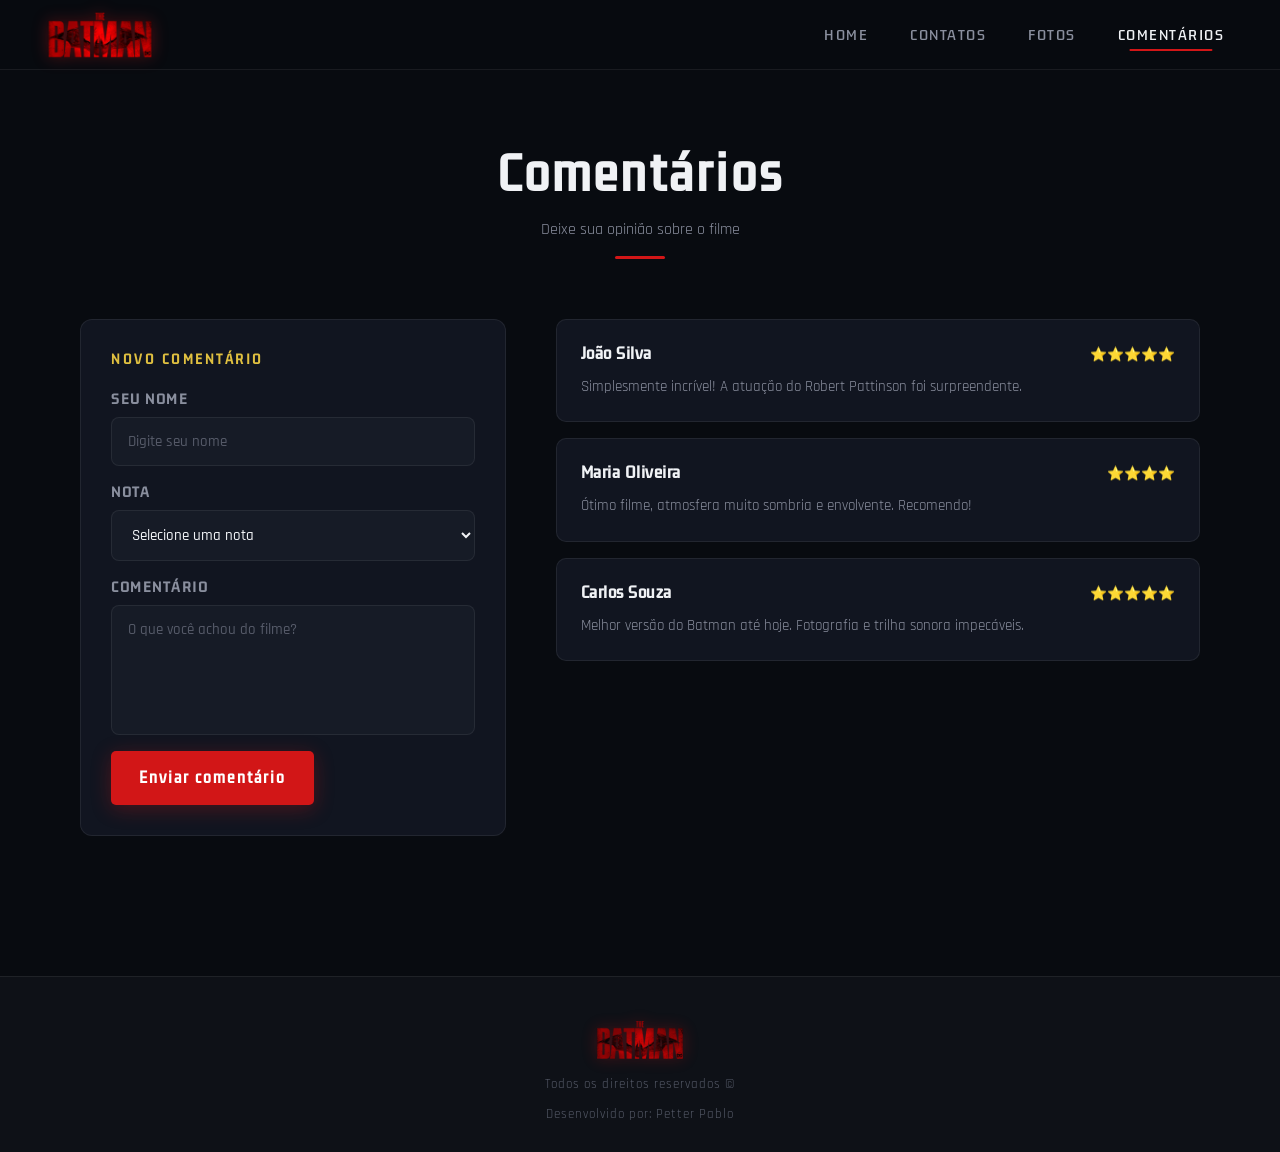
<file: pages/comentarios.html>
<!DOCTYPE html>
<html lang="pt-br">
<head>
    <meta charset="UTF-8">
    <meta name="viewport" content="width=device-width, initial-scale=1.0">
    <link rel="stylesheet" href="../css/Styles.css">
    <link rel="stylesheet" href="../css/comentarios.css">
    <title>The Batman | Comentários</title>
</head>
<body>

    <!-- HEADER -->
    <header>
        <a href="../index.html"><img id="logo" src="../src/logo_bat.png" alt="The Batman"></a>

        <nav class="desktop-nav">
            <ul>
                <a href="../index.html"><li>HOME</li></a>
                <a href="./contatos.html"><li>CONTATOS</li></a>
                <a href="./fotos.html"><li>FOTOS</li></a>
                <a href="./comentarios.html" class="active"><li>COMENTÁRIOS</li></a>
            </ul>
        </nav>

        <button class="hamburger" id="hamburger" aria-label="Menu">
            <span></span><span></span><span></span>
        </button>
    </header>

    <nav class="mobile-menu" id="mobileMenu">
        <a href="../index.html">HOME</a>
        <a href="./contatos.html">CONTATOS</a>
        <a href="./fotos.html">FOTOS</a>
        <a href="./comentarios.html" class="active">COMENTÁRIOS</a>
    </nav>

    <!-- Título da seção -->
    <section class="page-header">
        <h1>Comentários</h1>
        <p>Deixe sua opinião sobre o filme</p>
    </section>

    <section id="comentarios-container">

        <!-- Formulário -->
        <div id="form-comentario">
            <h3>Novo Comentário</h3>

            <div class="form-group">
                <label for="nome">Seu nome</label>
                <input type="text" id="nome" placeholder="Digite seu nome">
            </div>

            <div class="form-group">
                <label for="nota">Nota</label>
                <select id="nota">
                    <option value="">Selecione uma nota</option>
                    <option value="5">⭐⭐⭐⭐⭐ — Excelente</option>
                    <option value="4">⭐⭐⭐⭐ — Muito bom</option>
                    <option value="3">⭐⭐⭐ — Bom</option>
                    <option value="2">⭐⭐ — Regular</option>
                    <option value="1">⭐ — Ruim</option>
                </select>
            </div>

            <div class="form-group">
                <label for="comentario">Comentário</label>
                <textarea id="comentario" placeholder="O que você achou do filme?"></textarea>
            </div>

            <button class="button">Enviar comentário</button>
        </div>

        <!-- Lista de comentários -->
        <div id="lista-comentarios">
            <div class="comentario-card">
                <div class="comentario-topo">
                    <span class="comentario-nome">João Silva</span>
                    <span class="comentario-nota">⭐⭐⭐⭐⭐</span>
                </div>
                <p class="comentario-texto">Simplesmente incrível! A atuação do Robert Pattinson foi surpreendente.</p>
            </div>

            <div class="comentario-card">
                <div class="comentario-topo">
                    <span class="comentario-nome">Maria Oliveira</span>
                    <span class="comentario-nota">⭐⭐⭐⭐</span>
                </div>
                <p class="comentario-texto">Ótimo filme, atmosfera muito sombria e envolvente. Recomendo!</p>
            </div>

            <div class="comentario-card">
                <div class="comentario-topo">
                    <span class="comentario-nome">Carlos Souza</span>
                    <span class="comentario-nota">⭐⭐⭐⭐⭐</span>
                </div>
                <p class="comentario-texto">Melhor versão do Batman até hoje. Fotografia e trilha sonora impecáveis.</p>
            </div>
        </div>
    </section>

    <!-- FOOTER -->
    <footer>
        <img id="logo" src="../src/logo_bat.png" alt="The Batman"/>
        <span>Todos os direitos reservados ©</span>
        <span>Desenvolvido por: Petter Pablo</span>
    </footer>

    <script>
        const hamburger = document.getElementById('hamburger');
        const mobileMenu = document.getElementById('mobileMenu');
        hamburger.addEventListener('click', () => {
            hamburger.classList.toggle('open');
            mobileMenu.classList.toggle('open');
            document.body.style.overflow = mobileMenu.classList.contains('open') ? 'hidden' : '';
        });
        mobileMenu.querySelectorAll('a').forEach(link => {
            link.addEventListener('click', () => {
                hamburger.classList.remove('open');
                mobileMenu.classList.remove('open');
                document.body.style.overflow = '';
            });
        });
    </script>
</body>
</html>
</file>
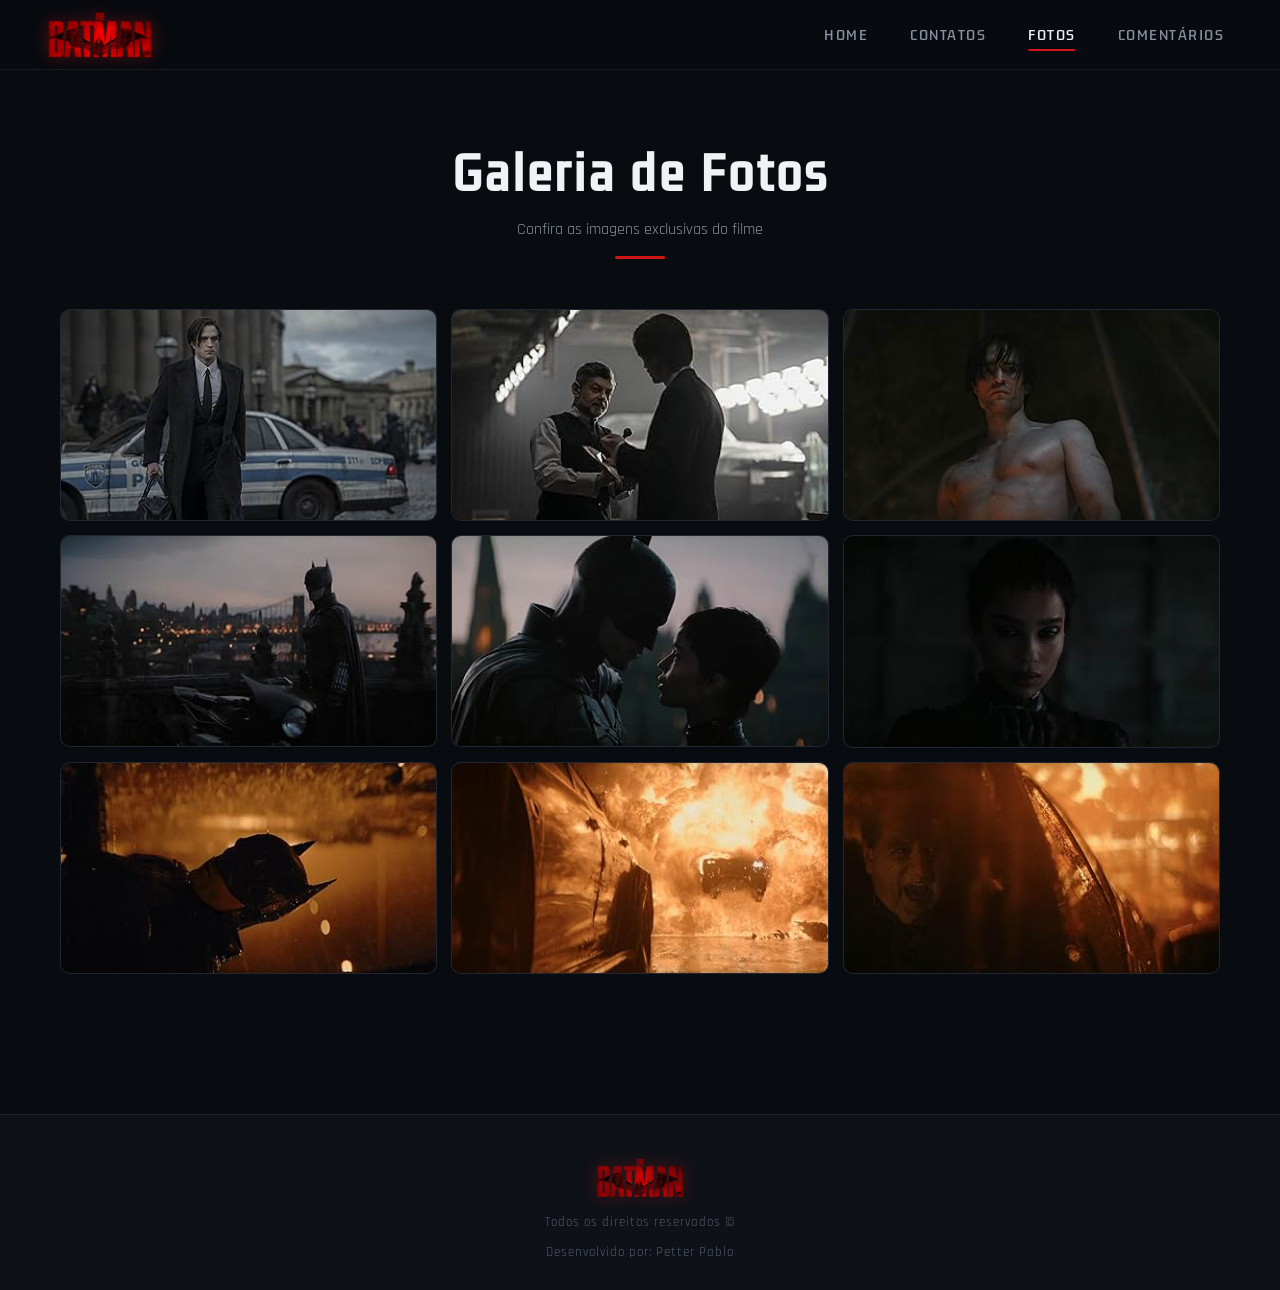
<file: pages/fotos.html>
<!DOCTYPE html>
<html lang="pt-br">
<head>
    <meta charset="UTF-8">
    <meta name="viewport" content="width=device-width, initial-scale=1.0">
    <link rel="stylesheet" href="../css/Styles.css">
    <link rel="stylesheet" href="../css/fotos.css">
    <title>The Batman | Fotos</title>
</head>
<body>

    <!-- HEADER -->
    <header>
        <a href="../index.html"><img id="logo" src="../src/logo_bat.png" alt="The Batman"></a>

        <nav class="desktop-nav">
            <ul>
                <a href="../index.html"><li>HOME</li></a>
                <a href="./contatos.html"><li>CONTATOS</li></a>
                <a href="./fotos.html" class="active"><li>FOTOS</li></a>
                <a href="./comentarios.html"><li>COMENTÁRIOS</li></a>
            </ul>
        </nav>

        <button class="hamburger" id="hamburger" aria-label="Menu">
            <span></span><span></span><span></span>
        </button>
    </header>

    <nav class="mobile-menu" id="mobileMenu">
        <a href="../index.html">HOME</a>
        <a href="./contatos.html">CONTATOS</a>
        <a href="./fotos.html" class="active">FOTOS</a>
        <a href="./comentarios.html">COMENTÁRIOS</a>
    </nav>

    <!-- Título da seção -->
    <section class="page-header">
        <h1>Galeria de Fotos</h1>
        <p>Confira as imagens exclusivas do filme</p>
    </section>

    <!-- Grade de fotos -->
    <section id="galeria-container">
        <div class="galeria-grid">
            <div class="foto-card"><img src="../src/Bt_foto1.jpg" alt="Cena 1"></div>
            <div class="foto-card"><img src="../src/Bt_foto2.jpg" alt="Cena 2"></div>
            <div class="foto-card"><img src="../src/Bt_foto3.jpg" alt="Cena 3"></div>
            <div class="foto-card"><img src="../src/bt_foto4.jpg" alt="Cena 4"></div>
            <div class="foto-card"><img src="../src/bt_foto5.jpg" alt="Cena 5"></div>
            <div class="foto-card"><img src="../src/bt_foto6.jpg" alt="Cena 6"></div>
            <div class="foto-card"><img src="../src/bt_foto7.jpg" alt="Cena 7"></div>
            <div class="foto-card"><img src="../src/bt_foto8.jpg" alt="Cena 8"></div>
            <div class="foto-card"><img src="../src/bt_foto9.jpg" alt="Cena 9"></div>
        </div>
    </section>

    <!-- FOOTER -->
    <footer>
        <img id="logo" src="../src/logo_bat.png" alt="The Batman"/>
        <span>Todos os direitos reservados ©</span>
        <span>Desenvolvido por: Petter Pablo</span>
    </footer>

    <script>
        const hamburger = document.getElementById('hamburger');
        const mobileMenu = document.getElementById('mobileMenu');
        hamburger.addEventListener('click', () => {
            hamburger.classList.toggle('open');
            mobileMenu.classList.toggle('open');
            document.body.style.overflow = mobileMenu.classList.contains('open') ? 'hidden' : '';
        });
        mobileMenu.querySelectorAll('a').forEach(link => {
            link.addEventListener('click', () => {
                hamburger.classList.remove('open');
                mobileMenu.classList.remove('open');
                document.body.style.overflow = '';
            });
        });
    </script>
</body>
</html>
</file>
<file: css/Styles.css>
@import url('https://fonts.googleapis.com/css2?family=Kdam+Thmor+Pro&family=Rajdhani:wght@400;500;600;700&display=swap');

/* ===== CSS VARIABLES ===== */
:root {
    --bg-primary: #080b10;
    --bg-secondary: #0e1117;
    --bg-card: #111520;
    --bg-input: #161b26;
    --accent-red: #D21617;
    --accent-red-hover: #ff1f20;
    --accent-gold: #e0c040;
    --text-primary: #f0f2f5;
    --text-secondary: #8a8f9e;
    --text-muted: #555a68;
    --border: rgba(255,255,255,0.07);
    --border-hover: rgba(255,255,255,0.14);
    --shadow-red: 0 0 30px rgba(210,22,23,0.25);
    --nav-height: 70px;
}

*, *::before, *::after {
    margin: 0;
    padding: 0;
    box-sizing: border-box;
    text-decoration: none;
    list-style: none;
    background-color: transparent;
}

html { scroll-behavior: smooth; }

body {
    background-color: var(--bg-primary);
    color: var(--text-primary);
    font-family: "Kdam Thmor Pro", sans-serif;
    min-height: 100vh;
    overflow-x: hidden;
}

/* ===== HEADER ===== */
header {
    position: sticky;
    top: 0;
    z-index: 1000;
    height: var(--nav-height);
    background-color: rgba(8, 11, 16, 0.92);
    backdrop-filter: blur(16px);
    -webkit-backdrop-filter: blur(16px);
    border-bottom: 1px solid var(--border);
    display: flex;
    justify-content: space-between;
    align-items: center;
    padding: 0 40px;
}

#logo {
    width: 120px;
    height: auto;
    display: block;
    filter: drop-shadow(0 0 8px rgba(210,22,23,0.4));
    transition: filter 0.3s;
}

#logo:hover { filter: drop-shadow(0 0 14px rgba(210,22,23,0.7)); }

/* ===== DESKTOP NAV ===== */
nav.desktop-nav ul {
    display: flex;
    gap: 10px;
    align-items: center;
}

nav.desktop-nav ul a {
    position: relative;
    padding: 8px 16px;
    border-radius: 4px;
}

nav.desktop-nav ul a li {
    color: var(--text-secondary);
    font-size: 13px;
    letter-spacing: 1.5px;
    font-family: "Kdam Thmor Pro", sans-serif;
    cursor: pointer;
    transition: color 0.3s;
}

nav.desktop-nav ul a::after {
    content: '';
    position: absolute;
    bottom: 2px;
    left: 50%;
    transform: translateX(-50%);
    width: 0;
    height: 2px;
    background-color: var(--accent-red);
    transition: width 0.3s ease;
    border-radius: 2px;
}

nav.desktop-nav ul a:hover li { color: var(--text-primary); }
nav.desktop-nav ul a:hover::after { width: 60%; }
nav.desktop-nav ul a.active li { color: var(--text-primary); }
nav.desktop-nav ul a.active::after { width: 60%; }

/* ===== HAMBURGER ===== */
.hamburger {
    display: none;
    flex-direction: column;
    justify-content: center;
    align-items: center;
    width: 44px;
    height: 44px;
    cursor: pointer;
    gap: 6px;
    background: none;
    border: none;
    padding: 0;
    z-index: 1100;
}

.hamburger span {
    display: block;
    width: 26px;
    height: 2px;
    background-color: var(--text-primary);
    border-radius: 2px;
    transition: transform 0.35s ease, opacity 0.35s ease, width 0.35s ease;
    transform-origin: center;
}

.hamburger.open span:nth-child(1) { transform: translateY(8px) rotate(45deg); }
.hamburger.open span:nth-child(2) { opacity: 0; width: 0; }
.hamburger.open span:nth-child(3) { transform: translateY(-8px) rotate(-45deg); }

/* ===== MOBILE MENU ===== */
.mobile-menu {
    display: none;
    position: fixed;
    top: 0; left: 0;
    width: 100%; height: 100%;
    background-color: rgba(8, 11, 16, 0.97);
    backdrop-filter: blur(20px);
    z-index: 1050;
    flex-direction: column;
    align-items: center;
    justify-content: center;
    gap: 10px;
    opacity: 0;
    pointer-events: none;
    transition: opacity 0.35s ease;
}

.mobile-menu.open {
    display: flex;
    opacity: 1;
    pointer-events: all;
}

.mobile-menu a {
    font-family: "Kdam Thmor Pro", sans-serif;
    font-size: 1.8rem;
    letter-spacing: 3px;
    color: var(--text-secondary);
    padding: 16px 40px;
    border-radius: 8px;
    transition: color 0.3s, background 0.3s;
    position: relative;
}

.mobile-menu a::before {
    content: '';
    position: absolute;
    left: 0; top: 50%;
    transform: translateY(-50%);
    width: 3px; height: 0;
    background-color: var(--accent-red);
    border-radius: 2px;
    transition: height 0.3s ease;
}

.mobile-menu a:hover { color: var(--text-primary); background-color: rgba(255,255,255,0.04); }
.mobile-menu a:hover::before { height: 60%; }
.mobile-menu a.active { color: var(--text-primary); }
.mobile-menu a.active::before { height: 60%; }

/* ===== BANNER ===== */
#banner {
    width: 100%;
    height: 420px;
    background-image: url("https://www.thebatman.com/images/banner_img.jpg");
    background-position: center 30%;
    background-size: cover;
    position: relative;
}

#banner::after {
    content: '';
    position: absolute;
    bottom: 0; left: 0;
    width: 100%; height: 120px;
    background: linear-gradient(to bottom, transparent, var(--bg-primary));
}

/* ===== TRAILER + SINOPSE ===== */
#trailer-conteiner {
    width: 100%;
    padding: 60px 0 40px;
    display: flex;
    justify-content: center;
    align-items: center;
}

.content {
    width: 88%;
    max-width: 1200px;
    display: flex;
    align-items: center;
    justify-content: space-between;
    gap: 50px;
}

.trailer {
    width: 50%;
    border-radius: 10px;
    overflow: hidden;
    box-shadow: 0 10px 40px rgba(0,0,0,0.6);
}

.trailer video {
    width: 100%;
    height: 100%;
    display: block;
    border-radius: 10px;
}

#sinopse {
    width: 50%;
    display: flex;
    flex-direction: column;
    justify-content: center;
    gap: 24px;
}

#sinopse h2 {
    font-size: 0.75rem;
    letter-spacing: 4px;
    color: var(--accent-red);
    text-transform: uppercase;
}

.description {
    color: var(--text-secondary);
    font-size: 1rem;
    font-family: "Rajdhani", sans-serif;
    font-weight: 400;
    line-height: 1.85;
}

/* ===== BOTÃO ===== */
.button {
    width: fit-content;
    min-width: 200px;
    height: 54px;
    background-color: var(--accent-red);
    color: #ffffff;
    padding: 8px 28px;
    border-radius: 5px;
    cursor: pointer;
    transition: background 0.3s, transform 0.2s, box-shadow 0.3s;
    font-size: 14px;
    letter-spacing: 2px;
    display: inline-flex;
    justify-content: center;
    align-items: center;
    font-weight: bold;
    border: none;
    outline: none;
    font-family: "Kdam Thmor Pro", sans-serif;
    box-shadow: 0 4px 20px rgba(210,22,23,0.3);
}

.button:hover {
    background-color: var(--accent-red-hover);
    transform: translateY(-2px);
    box-shadow: 0 8px 30px rgba(210,22,23,0.5);
}

.button:active { transform: translateY(0); }

/* ===== CARDS DOS ATORES ===== */
.actor-card-container {
    width: 100%;
    display: flex;
    justify-content: center;
    margin-top: 50px;
    padding: 0 20px;
}

.cards-content {
    width: 90%;
    max-width: 1200px;
    display: grid;
    grid-template-columns: repeat(3, 1fr);
    row-gap: 20px;
    column-gap: 28px;
}

.card {
    width: 100%;
    height: 450px;
    background-size: cover;
    background-position: 50% 20%;
    cursor: pointer;
    border-radius: 10px;
    transition: transform 0.4s ease, box-shadow 0.4s ease;
    display: flex;
    flex-direction: column;
    justify-content: flex-end;
    padding: 0;
    overflow: hidden;
    position: relative;
    border: 1px solid var(--border);
}

.card::after {
    content: '';
    position: absolute;
    bottom: 0; left: 0;
    width: 100%; height: 55%;
    background: linear-gradient(to top, rgba(0,0,0,0.9) 0%, rgba(0,0,0,0.4) 60%, transparent 100%);
    pointer-events: none;
}

.card-label {
    position: relative;
    z-index: 1;
    color: var(--text-primary);
    font-size: 14px;
    font-family: "Kdam Thmor Pro", sans-serif;
    letter-spacing: 1px;
    padding: 0 18px 20px;
    line-height: 1.4;
}

.card-label span {
    display: block;
    font-size: 11px;
    color: var(--accent-gold);
    letter-spacing: 2px;
    margin-bottom: 4px;
    font-family: "Rajdhani", sans-serif;
    font-weight: 600;
}

.card:hover {
    transform: scale(1.03) translateY(-4px);
    box-shadow: 0 16px 40px rgba(0,0,0,0.6), 0 0 0 1px var(--border-hover);
}

.banner1 { background-image: url(https://imgs.search.brave.com/DZLi5g98Zhz5c1pFLgt6vp4VtgkaUPHHLvA7Lea2gos/rs:fit:500:0:1:0/g:ce/aHR0cHM6Ly93YWxs/cGFwZXJhY2Nlc3Mu/Y29tL2Z1bGwvODUw/NTk1NC5qcGc); }
.banner2 { background-image: url(https://imgs.search.brave.com/boyCclpkvdyqCRifyFYiihdjh24rlnphJRSP_HEwsOg/rs:fit:860:0:0:0/g:ce/aHR0cHM6Ly9wcmV2/aWV3LnJlZGQuaXQv/d2hhdHMteW91ci1v/cGluaW9uLW9uLXpv/ZS1rcmF2aXR6LXZl/cnNpb24tb2YtY2F0/d29tYW4tZnJvbS12/MC05d240bGd2NzVt/MGYxLmpwZz93aWR0/aD02NDAmY3JvcD1z/bWFydCZhdXRvPXdl/YnAmcz0wOTVhM2Zj/MmY3YTBiZmVjYjc2/MDE1YTlkYjcwOTNl/YWY1N2JiYWFj); }
.banner3 { background-image: url(https://imgs.search.brave.com/Txn6UFs4Ml4bEhY5_ybhjZlefMY0YbBAzDjPTQdtw2s/rs:fit:860:0:0:0/g:ce/aHR0cHM6Ly9mbHku/bWV0cm9pbWcuY29t/L3VwbG9hZC9xXzg1/LHdfNzAwL2h0dHBz/Oi8vdXBsb2Fkcy5t/ZXRyb2ltZy5jb20v/d3AtY29udGVudC91/cGxvYWRzLzIwMTkv/MTAvMzEwODUxNTEv/amVmZnJleS13cmln/aHQxLmpwZw); }

/* ===== FOOTER ===== */
footer {
    margin-top: 60px;
    padding: 40px 40px 30px;
    border-top: 1px solid var(--border);
    display: flex;
    flex-direction: column;
    align-items: center;
    gap: 14px;
    background-color: var(--bg-secondary);
}

footer #logo { width: 100px; opacity: 0.8; }

footer span {
    color: var(--text-muted);
    font-family: "Rajdhani", sans-serif;
    font-size: 13px;
    letter-spacing: 1px;
}

.footer-navigation { display: none; }

/* ===== PAGE HEADER (páginas internas) ===== */
.page-header {
    text-align: center;
    padding: 70px 20px 40px;
    position: relative;
}

.page-header::after {
    content: '';
    display: block;
    width: 50px;
    height: 3px;
    background-color: var(--accent-red);
    margin: 16px auto 0;
    border-radius: 2px;
}

.page-header h1 {
    font-size: 2.8rem;
    font-weight: bold;
    color: var(--text-primary);
    letter-spacing: 3px;
}

.page-header p {
    font-size: 1rem;
    color: var(--text-secondary);
    margin-top: 10px;
    font-family: "Rajdhani", sans-serif;
}

/* ===== FORM COMPARTILHADO ===== */
.form-group {
    display: flex;
    flex-direction: column;
    gap: 8px;
}

.form-group label {
    font-size: 0.8rem;
    font-weight: bold;
    color: var(--text-secondary);
    letter-spacing: 1.5px;
    text-transform: uppercase;
}

.form-group input,
.form-group select,
.form-group textarea {
    padding: 14px 16px;
    border-radius: 8px;
    border: 1px solid var(--border);
    background-color: var(--bg-input);
    color: var(--text-primary);
    font-size: 0.95rem;
    outline: none;
    transition: border-color 0.3s, background 0.3s;
    font-family: "Rajdhani", sans-serif;
    font-weight: 500;
    width: 100%;
}

.form-group input:focus,
.form-group select:focus,
.form-group textarea:focus {
    border-color: var(--accent-red);
    background-color: #1a1f2e;
}

.form-group input::placeholder,
.form-group textarea::placeholder { color: var(--text-muted); }
.form-group textarea { resize: none; }
.form-group select option { background-color: var(--bg-input); }

/* ===== RESPONSIVE ===== */
@media (max-width: 1024px) {
    .cards-content { grid-template-columns: repeat(2, 1fr); width: 94%; }
    .content { gap: 30px; }
}

@media (max-width: 768px) {
    header { padding: 0 20px; }
    nav.desktop-nav { display: none; }
    .hamburger { display: flex; }
    #logo { width: 100px; }
    #banner { height: 260px; background-position: 40% center; }
    #trailer-conteiner { padding: 40px 0 20px; }
    .content { width: 92%; flex-direction: column; gap: 24px; }
    .trailer { width: 100%; }
    #sinopse { width: 100%; gap: 16px; }
    .button { width: 100%; min-width: unset; }
    .actor-card-container { padding: 0 16px; margin-top: 36px; }
    .cards-content { grid-template-columns: 1fr; width: 100%; gap: 16px; }
    .card { height: 340px; }
    .page-header { padding: 50px 20px 30px; }
    .page-header h1 { font-size: 2rem; }
    footer { padding: 30px 20px 24px; }
}

@media (max-width: 480px) {
    header { padding: 0 16px; }
    .page-header h1 { font-size: 1.7rem; letter-spacing: 1.5px; }
    #banner { height: 200px; }
}
</file>
<file: css/comentarios.css>
#comentarios-container {
    padding: 20px 80px 80px;
    display: flex;
    gap: 50px;
    align-items: flex-start;
    max-width: 1300px;
    margin: 0 auto;
}

#form-comentario {
    display: flex;
    flex-direction: column;
    gap: 16px;
    width: 38%;
    min-width: 300px;
    background-color: var(--bg-card);
    border: 1px solid var(--border);
    border-radius: 12px;
    padding: 30px;
    position: sticky;
    top: calc(var(--nav-height) + 20px);
}

#form-comentario h3 {
    font-size: 0.75rem;
    letter-spacing: 2.5px;
    color: var(--accent-gold);
    text-transform: uppercase;
    margin-bottom: 4px;
}

.form-group textarea { height: 130px; }

#lista-comentarios {
    display: flex;
    flex-direction: column;
    gap: 16px;
    flex: 1;
}

.comentario-card {
    background-color: var(--bg-card);
    border: 1px solid var(--border);
    border-radius: 10px;
    padding: 22px 24px;
    display: flex;
    flex-direction: column;
    gap: 10px;
    transition: border-color 0.3s, transform 0.3s;
}

.comentario-card:hover {
    border-color: var(--border-hover);
    transform: translateX(4px);
}

.comentario-topo {
    display: flex;
    justify-content: space-between;
    align-items: center;
}

.comentario-nome {
    font-size: 0.95rem;
    font-weight: bold;
    color: var(--text-primary);
    letter-spacing: 0.5px;
}

.comentario-nota { font-size: 0.85rem; }

.comentario-texto {
    font-size: 0.95rem;
    color: var(--text-secondary);
    margin: 0;
    line-height: 1.6;
    font-family: "Rajdhani", sans-serif;
    font-weight: 400;
}

/* Responsive */
@media (max-width: 900px) {
    #comentarios-container {
        padding: 20px 30px 60px;
        flex-direction: column;
        gap: 30px;
    }
    #form-comentario {
        width: 100%;
        position: static;
    }
}

@media (max-width: 600px) {
    #comentarios-container { padding: 16px 16px 50px; }
    #form-comentario { padding: 20px; }
}
</file>
<file: css/fotos.css>
#galeria-container {
    padding: 10px 60px 80px;
    max-width: 1400px;
    margin: 0 auto;
}

.galeria-grid {
    display: grid;
    grid-template-columns: repeat(3, 1fr);
    gap: 14px;
}

.foto-card {
    overflow: hidden;
    border-radius: 10px;
    background-color: var(--bg-card);
    border: 1px solid var(--border);
    aspect-ratio: 16/9;
    cursor: pointer;
    transition: transform 0.35s ease, box-shadow 0.35s ease, border-color 0.35s;
    position: relative;
}

.foto-card::after {
    content: '';
    position: absolute;
    inset: 0;
    background: rgba(210,22,23,0.0);
    transition: background 0.35s ease;
    border-radius: 10px;
}

.foto-card:hover {
    transform: scale(1.03) translateY(-3px);
    box-shadow: 0 12px 32px rgba(0,0,0,0.6);
    border-color: var(--border-hover);
}

.foto-card:hover::after {
    background: rgba(210,22,23,0.08);
}

.foto-card img {
    width: 100%;
    height: 100%;
    object-fit: cover;
    display: block;
    transition: opacity 0.35s, transform 0.35s;
}

.foto-card:hover img {
    opacity: 0.88;
    transform: scale(1.04);
}

/* Responsive */
@media (max-width: 900px) {
    #galeria-container { padding: 10px 30px 60px; }
    .galeria-grid { grid-template-columns: repeat(2, 1fr); gap: 12px; }
}

@media (max-width: 550px) {
    #galeria-container { padding: 10px 16px 50px; }
    .galeria-grid { grid-template-columns: 1fr; gap: 12px; }
}
</file>
